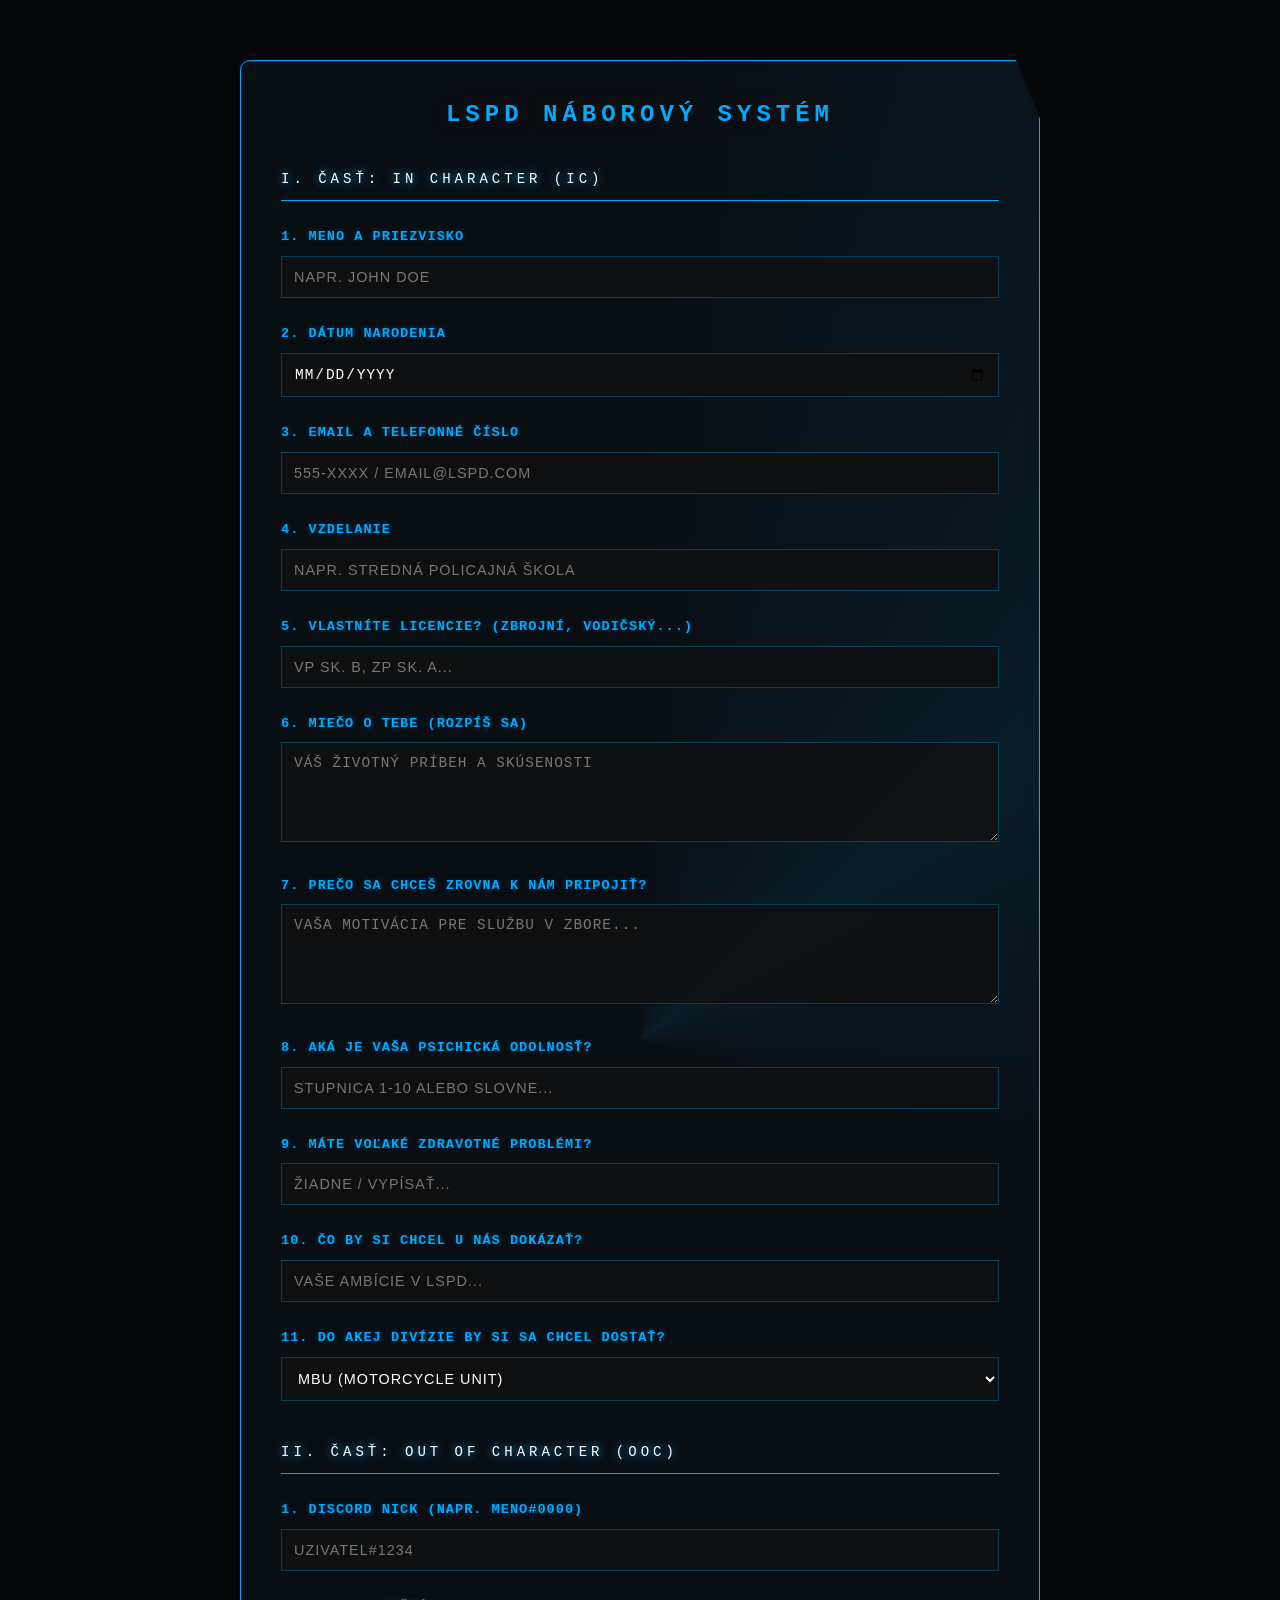
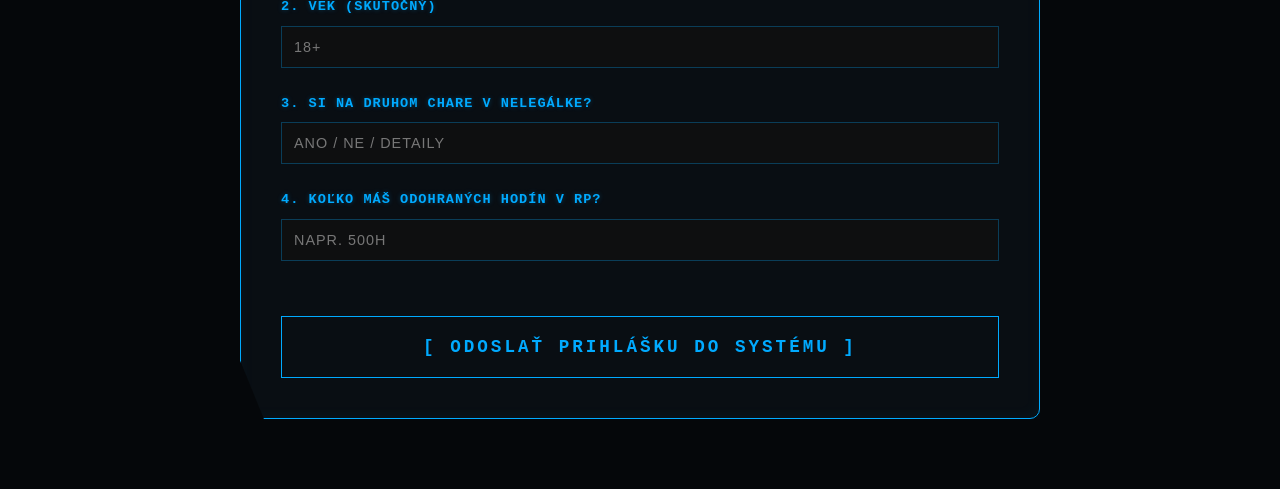
<file: formular.html>
<!DOCTYPE html>
<html lang="sk" style="background-color: #05070a;"> <head>
    <meta charset="UTF-8">
    <meta name="viewport" content="width=device-width, initial-scale=1.0">
    <title>LSPD | Oficiálna Prihláška</title>
    <link rel="stylesheet" href="style.css">
    <style>
        /* --- OPRAVA BIELEHO PREBLIKNUTIA --- */
        html, body {
            background: #05070a !important;
            color: #fff;
            margin: 0;
            padding: 0;
        }

        /* --- NOVÉ EFEKTY PRE FORMULÁR --- */
        body {
            font-family: 'Courier New', Courier, monospace;
            overflow-x: hidden;
            background-image: 
                linear-gradient(rgba(0, 170, 255, 0.05) 1px, transparent 1px),
                linear-gradient(90deg, rgba(0, 170, 255, 0.05) 1px, transparent 1px);
            background-size: 40px 40px;
        }

        body::after {
            content: "";
            position: fixed;
            top: 0; left: 0; width: 100%; height: 100%;
            background: url('https://upload.wikimedia.org/wikipedia/commons/7/76/1k_Noise_Texture.png');
            opacity: 0.03;
            pointer-events: none;
            z-index: 9999;
        }

        .card {
            background: rgba(10, 15, 20, 0.95) !important;
            border: 1px solid #00aaff !important;
            box-shadow: 0 0 30px rgba(0, 170, 255, 0.1), inset 0 0 15px rgba(0, 170, 255, 0.05);
            position: relative;
            overflow: hidden;
            padding: 40px;
            clip-path: polygon(0 0, 97% 0, 100% 3%, 100% 100%, 3% 100%, 0 97%);
            margin-top: 20px;
        }

        .card::before {
            content: "";
            position: absolute;
            top: -50%; left: -50%; width: 200%; height: 200%;
            background: conic-gradient(from 0deg, transparent, rgba(0, 170, 255, 0.1), transparent 30%);
            animation: radar-rotate 10s linear infinite;
            pointer-events: none;
            z-index: 0;
        }

        @keyframes radar-rotate {
            100% { transform: rotate(360deg); }
        }

        /* --- STYLING INPUTOV PODĽA SCREENSHOTU --- */
        input, textarea, select {
            width: 100%;
            padding: 12px;
            background: rgba(15, 15, 15, 0.8) !important;
            border: 1px solid rgba(0, 170, 255, 0.3) !important;
            color: #fff !important;
            transition: all 0.3s ease;
            position: relative;
            z-index: 1;
            box-sizing: border-box;
            text-transform: uppercase;
            font-size: 0.9rem;
            letter-spacing: 1px;
        }

        input:focus, textarea:focus, select:focus {
            background: rgba(0, 170, 255, 0.05) !important;
            border-color: #00aaff !important;
            box-shadow: 0 0 15px rgba(0, 170, 255, 0.4);
            outline: none;
        }

        select option {
            background: #0a0f14;
            color: #fff;
        }

        /* --- LOADER STYLING --- */
        #loader {
            position: fixed;
            top: 0; left: 0; width: 100%; height: 100%;
            background: #05070a;
            display: flex;
            justify-content: center;
            align-items: center;
            z-index: 10001;
            transition: opacity 0.5s;
        }
        #loader.hidden { opacity: 0; pointer-events: none; }

        .terminal-loader {
            text-align: center;
            color: #00aaff;
            font-family: monospace;
        }
        .spinner {
            width: 40px; height: 40px;
            border: 3px solid rgba(0, 170, 255, 0.1);
            border-top: 3px solid #00aaff;
            border-radius: 50%;
            animation: spin 1s linear infinite;
            margin: 0 auto 20px;
        }
        @keyframes spin { 100% { transform: rotate(360deg); } }

        .btn-terminal {
            background: transparent !important;
            border: 1px solid #00aaff !important;
            color: #00aaff !important;
            cursor: pointer;
            font-weight: bold;
            letter-spacing: 3px;
            transition: all 0.2s;
            position: relative;
            z-index: 2;
            text-transform: uppercase;
        }
        .btn-terminal:hover {
            background: #00aaff !important;
            color: #000 !important;
            box-shadow: 0 0 40px #00aaff;
            transform: skew(-2deg);
        }
        .form-group { margin-bottom: 25px; text-align: left; position: relative; z-index: 1; }
        label { display: block; color: #00aaff; margin-bottom: 8px; font-weight: bold; font-size: 0.85rem; letter-spacing: 1px; text-transform: uppercase; }
        .section-divider { border-bottom: 1px solid #00aaff; margin: 40px 0 25px 0; padding-bottom: 10px; color: #fff; text-transform: uppercase; letter-spacing: 4px; font-size: 1rem; text-shadow: 0 0 10px #00aaff; }
        
        #success-overlay {
            position: fixed;
            top: 0; left: 0; width: 100%; height: 100%;
            background: #000;
            z-index: 10000;
            display: none;
            flex-direction: column;
            align-items: center;
            justify-content: center;
            color: #00aaff;
            font-family: monospace;
        }
        .progress-bar-fill { height: 100%; background: #00aaff; width: 0%; transition: width 2s ease-in-out; box-shadow: 0 0 15px #00aaff; }
        .blink { animation: blinker 1s linear infinite; }
        @keyframes blinker { 50% { opacity: 0; } }
        @keyframes shake {
            0%, 100% { transform: translate(0,0); }
            20% { transform: translate(-2px, 2px); }
            40% { transform: translate(2px, -2px); }
        }
    </style>
</head>
<body style="display: flex; justify-content: center; padding: 40px 20px;">

    <div id="loader">
        <div class="terminal-loader">
            <div class="spinner"></div>
            <p>AUTENTIFIKÁCIA SYSTÉMU...</p>
            <span class="status" style="font-size: 0.7rem; opacity: 0.6;">PRIPÁJANIE K DATABÁZE LSPD...</span>
        </div>
    </div>

    <div id="success-overlay">
        <div class="terminal-text" style="width: 80%; max-width: 600px; border-left: 2px solid #00aaff; padding-left: 20px;">
            <p>> INICIALIZUJEM ŠIFROVANÉ SPOJENIE...</p>
            <p>> KOMPRIMUJEM DÁTA PRIHLÁŠKY...</p>
            <p id="upload-status">> ODOVZDÁVAM NA SERVER LSPD [HQ-LOS-SANTOS]...</p>
            <div style="width: 100%; height: 4px; background: rgba(0, 170, 255, 0.1); margin-top: 20px;">
                <div class="progress-bar-fill" id="pbar"></div>
            </div>
            <h2 style="margin-top: 30px; letter-spacing: 5px;" class="blink">PRÍSTUP SCHVÁLENÝ / ODOSLANÉ</h2>
        </div>
    </div>

    <div class="card" style="max-width: 800px; width: 100%;">
        <h1 style="color: #00aaff; text-align: center; letter-spacing: 5px; position: relative; z-index: 1; font-size: 1.5rem;">LSPD NÁBOROVÝ SYSTÉM</h1>
        
        <form id="lspd-form">
            <div class="section-divider">I. Časť: In Character (IC)</div>
            <div class="form-group">
                <label>1. Meno a Priezvisko</label>
                <input type="text" id="ic_name" required placeholder="napr. John Doe">
            </div>
            <div class="form-group">
                <label>2. Dátum Narodenia</label>
                <input type="date" id="ic_dob" required>
            </div>
            <div class="form-group">
                <label>3. Email a telefonné číslo</label>
                <input type="text" id="ic_contact" required placeholder="555-XXXX / email@lspd.com">
            </div>
            <div class="form-group">
                <label>4. Vzdelanie</label>
                <input type="text" id="ic_edu" required placeholder="napr. Stredná policajná škola">
            </div>
            <div class="form-group">
                <label>5. Vlastníte licencie? (Zbrojní, Vodičský...)</label>
                <input type="text" id="ic_lic" required placeholder="VP sk. B, ZP sk. A...">
            </div>
            <div class="form-group">
                <label>6. Miečo o Tebe (Rozpíš sa) </label>
                <textarea id="ic_about" rows="4" required placeholder="Váš životný príbeh a skúsenosti"></textarea>
            </div>
            <div class="form-group">
                <label>7. Prečo sa chceš zrovna k nám pripojiť?</label>
                <textarea id="ic_why" rows="3" required placeholder="Vaša motivácia pre službu v zbore..."></textarea>
            </div>
            <div class="form-group">
                <label>8. Aká je vaša psichická odolnosť?</label>
                <input type="text" id="ic_mental" required placeholder="Stupnica 1-10 alebo slovne...">
            </div>
            <div class="form-group">
                <label>9. Máte voľaké zdravotné problémi?</label>
                <input type="text" id="ic_health" placeholder="Žiadne / vypísať...">
            </div>
            <div class="form-group">
                <label>10. Čo by si chcel u nás dokázať?</label>
                <input type="text" id="ic_goal" required placeholder="Vaše ambície v LSPD...">
            </div>
            <div class="form-group">
                <label>11. Do akej divízie by si sa chcel dostať?</label>
                <select id="ic_div">
                    <option value="MBU (Motorcycle Unit)">MBU (Motorcycle Unit)</option>
                    <option value="S.W.A.T.">S.W.A.T.</option>
                    <option value="HSU (High Speed Unit)">HSU (High Speed Unit)</option>
                    <option value="GND (Gang and Narcotics)">GND (Gang and Narcotics)</option>
                    <option value="Detective Bureau">Detective Bureau</option>
                    <option value="FTO (Field Training Officer)">FTO (Field Training Officer)</option>
                </select>
            </div>

            <div class="section-divider">II. Časť: Out of Character (OOC)</div>
            <div class="form-group">
                <label>1. Discord Nick (napr. meno#0000)</label>
                <input type="text" id="ooc_discord" required placeholder="uzivatel#1234">
            </div>
            <div class="form-group">
                <label>2. Vek (Skutočný)</label>
                <input type="number" id="ooc_age" required placeholder="18+">
            </div>
            <div class="form-group">
                <label>3. Si na druhom chare v nelegálke?</label>
                <input type="text" id="ooc_illegal" required placeholder="Ano / Ne / Detaily">
            </div>
            <div class="form-group">
                <label>4. Koľko máš odohraných hodín v RP?</label>
                <input type="text" id="ooc_hours" required placeholder="napr. 500h">
            </div>

            <button type="submit" class="btn-terminal" style="width: 100%; padding: 20px; margin-top: 30px; font-size: 1.1rem;">
                [ ODOSLAŤ PRIHLÁŠKU DO SYSTÉMU ]
            </button>
        </form>
    </div>

<script>
    document.getElementById('lspd-form').addEventListener('submit', function(e) {
        e.preventDefault();
        
        const card = document.querySelector('.card');
        card.style.animation = "shake 0.4s";

        const webhookURL = "https://discord.com/api/webhooks/1488226726743113838/VybZiihRlcVHB8ZXM8zCQvEHOkz4jKal6EOFjFEf4iKi00TixszWBS6FjAoX8v1AeaCP";

        const payload = {
            username: "LSPD Systém | Nová Prihláška",
            embeds: [{
                title: "📄 NOVÁ ŽIADOSŤ O VSTUP DO LSPD",
                color: 43775,
                fields: [
                    { name: "🟦 I. ČASŤ: IN CHARACTER (IC)", value: "------------------------------------------", inline: false },
                    { name: "Meno a Priezvisko", value: document.getElementById('ic_name').value, inline: true },
                    { name: "Dátum narodenia", value: document.getElementById('ic_dob').value, inline: true },
                    { name: "Kontakt", value: document.getElementById('ic_contact').value, inline: true },
                    { name: "Vzdelanie", value: document.getElementById('ic_edu').value, inline: false },
                    { name: "Licencie", value: document.getElementById('ic_lic').value, inline: false },
                    { name: "Niečo o sebe", value: document.getElementById('ic_about').value, inline: false },
                    { name: "Prečo práve k nám?", value: document.getElementById('ic_why').value, inline: false },
                    { name: "Psychická odolnosť", value: document.getElementById('ic_mental').value, inline: true },
                    { name: "Zdravotné problémy", value: document.getElementById('ic_health').value || "Nie", inline: true },
                    { name: "Ciele v zbore", value: document.getElementById('ic_goal').value, inline: false },
                    { name: "Preferovaná divízia", value: document.getElementById('ic_div').value, inline: false },
                    { name: " ", value: " ", inline: false },
                    { name: "🟧 II. ČASŤ: OUT OF CHARACTER (OOC)", value: "------------------------------------------", inline: false },
                    { name: "Discord Nick", value: document.getElementById('ooc_discord').value, inline: true },
                    { name: "Reálny Vek", value: document.getElementById('ooc_age').value, inline: true },
                    { name: "Odehrané hodiny", value: document.getElementById('ooc_hours').value, inline: true },
                    { name: "Pôsobenie v nelegálke", value: document.getElementById('ooc_illegal').value, inline: false }
                ],
                footer: { text: "Odoslané z LSPD Web Portálu • " + new Date().toLocaleString() }
            }]
        };

        fetch(webhookURL, {
            method: 'POST',
            headers: { 'Content-Type': 'application/json' },
            body: JSON.stringify(payload)
        })
        .then(() => {
            const overlay = document.getElementById('success-overlay');
            overlay.style.display = 'flex';
            setTimeout(() => { document.getElementById('pbar').style.width = '100%'; }, 100);
            setTimeout(() => { window.location.href = "nábory.html"; }, 3500);
        })
        .catch(() => alert('CHYBA SYSTÉMU.'));
    });

    window.addEventListener('load', () => {
        setTimeout(() => { document.getElementById('loader').classList.add('hidden'); }, 1000);
    });
</script>
</body>
</html>
</file>
<file: style.css>
/* --- RESET --- */
* {
    margin: 0;
    padding: 0;
    box-sizing: border-box;
}

/* --- BODY --- */
body {
    font-family: Arial, Helvetica, sans-serif;
    background: #0b0b0b;
    color: #eaeaea;
}

/* --- CONTAINER --- */
.container {
    max-width: 1200px;
    margin: auto;
    padding: 40px 20px;
}

/* --- HERO BANNER --- */
.hero-banner {
    text-align: center;
    padding: 80px 20px;
    background: linear-gradient(to bottom, rgba(0,0,0,0.8), #0b0b0b);
    border-bottom: 1px solid rgba(0,170,255,0.2);
}

.hero-banner h1 {
    font-size: 32px;
    margin-bottom: 10px;
}

.subtitle {
    color: #00aaff;
    opacity: 0.8;
    letter-spacing: 2px;
}

/* --- TITLES --- */
.section-title {
    margin-bottom: 20px;
    font-size: 22px;
    border-left: 4px solid #00aaff;
    padding-left: 10px;
}

.accent-text {
    color: #00aaff;
    margin-bottom: 10px;
}

/* --- CARD --- */
.card {
    padding: 25px;
    margin-bottom: 30px;
    border-radius: 10px;
}

/* --- DIVISIONS --- */
.division-grid {
    display: grid;
    grid-template-columns: repeat(auto-fit, minmax(140px, 1fr));
    gap: 20px;
    margin-bottom: 40px;
}

.division-card {
    text-align: center;
    padding: 30px 10px;
    border-radius: 10px;
    font-weight: bold;
    letter-spacing: 2px;
    cursor: pointer;
}

/* --- BUTTONS --- */
button {
    font-family: inherit;
}

/* --- CAREER SECTION --- */
.career-section {
    text-align: center;
}

.career-section p {
    margin-bottom: 20px;
}

/* --- LEADERSHIP --- */
.leadership-list {
    display: flex;
    flex-direction: column;
    gap: 10px;
}

.leader-row {
    display: flex;
    justify-content: space-between;
    padding: 12px 15px;
    background: rgba(255,255,255,0.03);
    border-left: 3px solid #00aaff;
    font-size: 14px;
}

.rank-name {
    font-weight: bold;
    color: #ccc;
}

.stars {
    color: #00aaff;
}

.officer-name {
    color: #fff;
}

/* --- NAV FIX (aby obsah nebol pod navbarom) --- */
.main-content {
    padding-top: 20px;
}

/* --- SCROLLBAR --- */
::-webkit-scrollbar {
    width: 8px;
}

::-webkit-scrollbar-track {
    background: #0b0b0b;
}

::-webkit-scrollbar-thumb {
    background: #00aaff;
    border-radius: 10px;
}

/* --- INPUT PLACEHOLDER --- */
::placeholder {
    color: #777;
}

/* --- RESPONSIVE --- */
@media (max-width: 768px) {
    .nav-container {
        gap: 15px;
        flex-wrap: wrap;
    }

    .hero-banner h1 {
        font-size: 22px;
    }

    .section-title {
        font-size: 18px;
    }
}

/* ========================= */
/* === NABORY PAGE EXTRA === */
/* ========================= */

/* --- STATUS BAR --- */
.status-container {
    display: flex;
    justify-content: center;
    align-items: center;
    gap: 15px;
    padding: 15px;
    margin-top: 20px;
}

.status-text {
    color: #aaa;
    font-size: 14px;
    letter-spacing: 1px;
}

.status-badge {
    padding: 6px 15px;
    border: 1px solid #00aaff;
    color: #00aaff;
    font-weight: bold;
    font-size: 12px;
    letter-spacing: 2px;
    text-transform: uppercase;
    border-radius: 3px;
    animation: pulseGlow 2s infinite alternate;
}

@keyframes pulseGlow {
    from { box-shadow: 0 0 5px rgba(0,170,255,0.2); }
    to { box-shadow: 0 0 15px rgba(0,170,255,0.6); }
}

/* --- CLOSED STATUS (override už máš v HTML) --- */
.status-badge.closed {
    animation: pulseRed 1.5s infinite alternate;
}

@keyframes pulseRed {
    from { box-shadow: 0 0 5px rgba(255,68,68,0.2); }
    to { box-shadow: 0 0 20px rgba(255,68,68,0.6); }
}

/* --- FORM INFO BOX --- */
.card div {
    font-size: 14px;
    line-height: 1.6;
}

.card div p {
    margin-bottom: 8px;
}

/* --- CENTER CARD IMPROVE --- */
.container .card {
    border-radius: 12px;
}

/* --- BUTTON CENTER FIX --- */
.container button {
    margin-top: 10px;
}

/* ========================= */
/* === LOADER SYSTEM === */
/* ========================= */

#loader {
    position: fixed;
    top: 0;
    left: 0;
    width: 100%;
    height: 100%;
    background: #000;
    display: flex;
    justify-content: center;
    align-items: center;
    z-index: 99999;
    transition: opacity 0.5s ease;
}

#loader.hidden {
    opacity: 0;
    pointer-events: none;
}

/* TERMINAL LOADER */
.terminal-loader {
    text-align: center;
    color: #00aaff;
    font-family: monospace;
}

/* SPINNER */
.spinner {
    width: 50px;
    height: 50px;
    border: 2px solid rgba(0,170,255,0.2);
    border-top: 2px solid #00aaff;
    border-radius: 50%;
    margin: auto;
    margin-bottom: 20px;
    animation: spin 1s linear infinite;
}

@keyframes spin {
    from { transform: rotate(0deg); }
    to { transform: rotate(360deg); }
}

/* LOADER TEXT */
.terminal-loader p {
    margin-bottom: 10px;
    letter-spacing: 2px;
}

.terminal-loader .status {
    font-size: 12px;
    opacity: 0.7;
}

/* ========================= */
/* === EXTRA VISUAL BOOST === */
/* ========================= */

/* jemný grid efekt pozadia */
body::before {
    content: "";
    position: fixed;
    width: 100%;
    height: 100%;
    background-image: 
        linear-gradient(rgba(0,170,255,0.03) 1px, transparent 1px),
        linear-gradient(90deg, rgba(0,170,255,0.03) 1px, transparent 1px);
    background-size: 40px 40px;
    z-index: -1;
}

/* jemné glow pre sekcie */
.card {
    box-shadow: inset 0 0 10px rgba(0,170,255,0.05);
}

/* ========================= */
/* === FORMULAR PAGE === */
/* ========================= */

/* GLOBAL FORM LAYOUT */
body {
    min-height: 100vh;
}

/* FORM CARD FIX */
.card form {
    position: relative;
    z-index: 2;
}

/* --- INPUT HOVER EFFECT --- */
input:hover, textarea:hover, select:hover {
    border-color: rgba(0, 170, 255, 0.6) !important;
}

/* --- TEXTAREA --- */
textarea {
    resize: vertical;
    min-height: 100px;
}

/* --- SELECT DROPDOWN FIX --- */
select {
    cursor: pointer;
}

/* --- LABEL GLOW --- */
label {
    text-shadow: 0 0 5px rgba(0,170,255,0.3);
}

/* --- FORM GROUP ANIMATION --- */
.form-group {
    transition: all 0.2s ease;
}

.form-group:focus-within {
    transform: scale(1.02);
}

/* --- SECTION DIVIDER ENHANCED --- */
.section-divider {
    position: relative;
}

.section-divider::after {
    content: "";
    position: absolute;
    bottom: -1px;
    left: 0;
    width: 0%;
    height: 2px;
    background: #00aaff;
    animation: dividerScan 2s infinite;
}

@keyframes dividerScan {
    0% { width: 0%; left: 0; }
    50% { width: 100%; left: 0; }
    100% { width: 0%; left: 100%; }
}

/* --- SUBMIT BUTTON EXTRA EFFECT --- */
.btn-terminal {
    overflow: hidden;
}

.btn-terminal::before {
    content: "";
    position: absolute;
    top: 0;
    left: -100%;
    width: 100%;
    height: 100%;
    background: linear-gradient(90deg, transparent, rgba(0,170,255,0.4), transparent);
    transition: 0.5s;
}

.btn-terminal:hover::before {
    left: 100%;
}

/* --- SUCCESS OVERLAY TEXT --- */
#success-overlay h2 {
    text-shadow: 0 0 15px #00aaff;
}

/* --- PROGRESS BAR CONTAINER --- */
#success-overlay div div {
    border-radius: 5px;
    overflow: hidden;
}

/* --- TERMINAL TEXT EFFECT --- */
.terminal-text p {
    margin: 5px 0;
    font-size: 14px;
    opacity: 0.9;
}

/* typing efekt (optional feel) */
.terminal-text p::after {
    content: "_";
    animation: blinkCursor 1s infinite;
}

@keyframes blinkCursor {
    0%, 50%, 100% { opacity: 1; }
    25%, 75% { opacity: 0; }
}

/* --- FORM SHAKE SMOOTHER --- */
@keyframes shakeSmooth {
    0% { transform: translateX(0); }
    25% { transform: translateX(-3px); }
    50% { transform: translateX(3px); }
    75% { transform: translateX(-2px); }
    100% { transform: translateX(0); }
}

/* --- RESPONSIVE FORM --- */
@media (max-width: 768px) {
    .card {
        padding: 25px !important;
    }

    h1 {
        font-size: 1.2rem !important;
    }

    .section-divider {
        font-size: 0.9rem;
        letter-spacing: 2px;
    }

    input, textarea, select {
        font-size: 0.8rem;
    }

    .btn-terminal {
        font-size: 0.9rem;
        padding: 15px !important;
    }
}

/* ========================= */
/* === VOLACKY PAGE === */
/* ========================= */

/* --- GLOBAL SMOOTH --- */
body {
    scroll-behavior: smooth;
}

/* --- NAVBAR IMPROVE --- */
.navbar {
    transition: all 0.3s ease;
}

.navbar.scrolled {
    background: rgba(0,0,0,0.95);
    box-shadow: 0 10px 40px rgba(0,0,0,0.9);
}

/* --- NAV LINKS ANIMATION --- */
.nav-links a {
    overflow: hidden;
}

.nav-links a::before {
    content: "";
    position: absolute;
    width: 100%;
    height: 100%;
    top: 0;
    left: -100%;
    background: linear-gradient(90deg, transparent, rgba(0,170,255,0.2), transparent);
    transition: 0.4s;
}

.nav-links a:hover::before {
    left: 100%;
}

/* ========================= */
/* === HEADER / TITLE === */
/* ========================= */

h1 {
    animation: titleFade 1.2s ease;
}

@keyframes titleFade {
    from { opacity: 0; transform: translateY(-20px); }
    to { opacity: 1; transform: translateY(0); }
}

/* ========================= */
/* === LEGENDA === */
/* ========================= */

.legenda {
    animation: fadeIn 1.5s ease;
}

.legenda span {
    position: relative;
}

.legenda span b {
    animation: pulseText 2s infinite alternate;
}

@keyframes pulseText {
    from { text-shadow: 0 0 5px rgba(0,170,255,0.4); }
    to { text-shadow: 0 0 20px rgba(0,170,255,1); }
}

/* ========================= */
/* === VOLACKY TABLE === */
/* ========================= */

.volacky-card {
    transition: all 0.4s ease;
}

.volacky-card:hover {
    box-shadow: 0 40px 80px rgba(0,0,0,1), 0 0 30px rgba(0,170,255,0.1);
}

/* --- ROW ANIMATION --- */
.volacka-row {
    position: relative;
}

.volacka-row::before {
    content: "";
    position: absolute;
    left: 0;
    top: 0;
    width: 0%;
    height: 100%;
    background: linear-gradient(90deg, rgba(0,170,255,0.15), transparent);
    transition: 0.3s;
    z-index: 0;
}

.volacka-row:hover::before {
    width: 100%;
}

/* --- TEXT ABOVE EFFECT --- */
.volacka-row * {
    position: relative;
    z-index: 1;
}

/* --- ID GLOW --- */
.volacka-id {
    text-shadow: 0 0 10px rgba(0,170,255,0.5);
}

/* --- OFFICER NAME EDIT MODE --- */
.officer-name {
    transition: all 0.2s ease;
}

.officer-name[contenteditable="true"]:focus {
    background: rgba(0,170,255,0.1) !important;
    box-shadow: 0 0 15px rgba(0,170,255,0.5);
}

/* ========================= */
/* === DIVIDER === */
/* ========================= */

.divider {
    overflow: hidden;
}

.divider::before {
    content: "";
    position: absolute;
    width: 100%;
    height: 1px;
    background: linear-gradient(90deg, transparent, #00aaff, transparent);
    animation: dividerMove 3s infinite linear;
}

@keyframes dividerMove {
    from { transform: translateX(-100%); }
    to { transform: translateX(100%); }
}

/* ========================= */
/* === MODALS === */
/* ========================= */

.overlay-page {
    animation: modalFade 0.3s ease;
}

@keyframes modalFade {
    from { opacity: 0; }
    to { opacity: 1; }
}

/* --- AUTH BOX --- */
.auth-box {
    animation: popIn 0.4s ease;
}

@keyframes popIn {
    from { transform: scale(0.9); opacity: 0; }
    to { transform: scale(1); opacity: 1; }
}

/* --- INPUT EFFECT --- */
.terminal-input {
    transition: all 0.3s ease;
}

.terminal-input:hover {
    border-color: rgba(0,170,255,0.5);
}

/* ========================= */
/* === ADMIN BUTTON === */
/* ========================= */

#adminPanelTrigger {
    position: fixed;
}

#adminPanelTrigger::after {
    content: "";
    position: absolute;
    inset: 0;
    border-radius: 12px;
    box-shadow: 0 0 30px rgba(255,204,0,0.3);
    opacity: 0;
    transition: 0.3s;
}

#adminPanelTrigger:hover::after {
    opacity: 1;
}

/* ========================= */
/* === SCROLLBAR === */
/* ========================= */

::-webkit-scrollbar {
    width: 8px;
}

::-webkit-scrollbar-track {
    background: #050505;
}

::-webkit-scrollbar-thumb {
    background: #00aaff;
    border-radius: 10px;
}

/* ========================= */
/* === RESPONSIVE === */
/* ========================= */

@media (max-width: 768px) {
    .navbar {
        padding: 0 15px;
    }

    .nav-links a {
        padding: 15px 10px;
        font-size: 0.6rem;
    }

    .container {
        padding: 140px 10px 60px;
    }

    .volacka-id {
        width: 100px;
        font-size: 0.9rem;
    }

    .volacka-tag {
        width: 60px;
        font-size: 0.7rem;
    }

    .auth-box {
        width: 90%;
        padding: 30px;
    }

    #adminPanelTrigger {
        bottom: 20px;
        right: 20px;
        padding: 15px 25px;
        font-size: 0.7rem;
    }
}

/* ========================= */
/* === GLOBAL === */
/* ========================= */

body {
    background: radial-gradient(circle at top, #0a192f, #020408);
}

/* ========================= */
/* === NAVBAR UPGRADE === */
/* ========================= */

.navbar {
    backdrop-filter: blur(10px);
    box-shadow: 0 10px 40px rgba(0,0,0,0.8);
}

.nav-links a {
    position: relative;
    overflow: hidden;
}

.nav-links a::before {
    content: "";
    position: absolute;
    inset: 0;
    left: -100%;
    background: linear-gradient(90deg, transparent, rgba(0,170,255,0.2), transparent);
    transition: 0.4s;
}

.nav-links a:hover::before {
    left: 100%;
}

/* ========================= */
/* === TITLE EFFECT === */
/* ========================= */

h1 {
    text-shadow: 0 0 20px rgba(0,170,255,0.2);
    animation: titleFade 1s ease;
}

@keyframes titleFade {
    from { opacity: 0; transform: translateY(-20px); }
    to { opacity: 1; transform: translateY(0); }
}

/* ========================= */
/* === TEST CARDS === */
/* ========================= */

.test-card-link {
    background: linear-gradient(145deg, #0a0e14, #05080c);
    border: 1px solid #111;
    transition: all 0.3s ease;
}

.test-card-link:hover {
    border-color: var(--primary);
    box-shadow: 0 10px 40px rgba(0,170,255,0.2);
}

/* glow line */
.test-card-link::after {
    content: "";
    position: absolute;
    bottom: 0;
    left: 0;
    height: 2px;
    width: 0%;
    background: var(--primary);
    transition: 0.3s;
}

.test-card-link:hover::after {
    width: 100%;
}

/* ========================= */
/* === INPUTS === */
/* ========================= */

.terminal-input:hover {
    border-color: rgba(0,170,255,0.4) !important;
}

/* ========================= */
/* === BUTTONS === */
/* ========================= */

.btn {
    position: relative;
    overflow: hidden;
}

.btn::before {
    content: "";
    position: absolute;
    left: -100%;
    top: 0;
    width: 100%;
    height: 100%;
    background: linear-gradient(90deg, transparent, rgba(255,255,255,0.2), transparent);
    transition: 0.4s;
}

.btn:hover::before {
    left: 100%;
}

/* ========================= */
/* === TIMER === */
/* ========================= */

#timer {
    box-shadow: 0 0 20px rgba(255,68,34,0.3);
    animation: pulseTimer 1.5s infinite alternate;
}

@keyframes pulseTimer {
    from { box-shadow: 0 0 10px rgba(255,68,34,0.2); }
    to { box-shadow: 0 0 25px rgba(255,68,34,0.6); }
}

/* ========================= */
/* === TEST QUESTIONS === */
/* ========================= */

#testContent > div {
    transition: all 0.2s ease;
}

#testContent > div:hover {
    transform: scale(1.01);
    border-color: var(--primary) !important;
}

/* ========================= */
/* === ADMIN PANEL === */
/* ========================= */

#adminPanel {
    animation: fadeIn 0.5s ease;
}

.admin-test-item {
    transition: 0.2s;
}

.admin-test-item:hover {
    background: rgba(0,170,255,0.05);
    transform: translateX(5px);
}

/* ========================= */
/* === MODALS === */
/* ========================= */

.modal-card {
    box-shadow: 0 0 40px rgba(0,170,255,0.1), 0 30px 80px rgba(0,0,0,1);
}

/* ========================= */
/* === NOTIFICATION === */
/* ========================= */

#sysNotify {
    border-radius: 10px;
}

#sysNotify.show {
    box-shadow: 0 0 30px rgba(0,255,136,0.2);
}

/* ========================= */
/* === SCROLLBAR === */
/* ========================= */

::-webkit-scrollbar {
    width: 8px;
}

::-webkit-scrollbar-track {
    background: #020408;
}

::-webkit-scrollbar-thumb {
    background: var(--primary);
    border-radius: 10px;
}

/* ========================= */
/* === MOBILE === */
/* ========================= */

@media (max-width: 768px) {
    .navbar {
        grid-template-columns: 1fr;
        height: auto;
        padding: 20px;
        gap: 10px;
    }

    .nav-links {
        flex-wrap: wrap;
        justify-content: center;
    }

    .container {
        padding: 120px 10px;
    }

    .test-card-link {
        padding: 20px;
    }
}

/* ========================= */
/* === GLOBAL ENHANCEMENTS === */
/* ========================= */

body {
    background: radial-gradient(circle at top, #0f172a, #020408);
}

/* jemný glow na text */
h1, h2 {
    text-shadow: 0 0 20px rgba(249,115,22,0.15);
}

/* ========================= */
/* === NAVBAR === */
/* ========================= */

nav {
    backdrop-filter: blur(12px);
    border-bottom: 1px solid rgba(249,115,22,0.2);
    box-shadow: 0 10px 40px rgba(0,0,0,0.6);
}

/* ========================= */
/* === BUTTONS === */
/* ========================= */

button {
    position: relative;
    overflow: hidden;
}

button::before {
    content: "";
    position: absolute;
    left: -100%;
    top: 0;
    width: 100%;
    height: 100%;
    background: linear-gradient(90deg, transparent, rgba(255,255,255,0.2), transparent);
    transition: 0.4s;
}

button:hover::before {
    left: 100%;
}

/* ========================= */
/* === CARDS (DOCUMENTS) === */
/* ========================= */

.group {
    transition: all 0.3s ease;
}

.group:hover {
    transform: translateY(-5px) scale(1.01);
    box-shadow: 0 20px 60px rgba(249,115,22,0.15);
}

/* hover border glow */
.group:hover {
    border-color: #f97316 !important;
}

/* ========================= */
/* === SEARCH INPUT === */
/* ========================= */

input:focus, textarea:focus {
    box-shadow: 0 0 15px rgba(249,115,22,0.3);
}

/* ========================= */
/* === SIDEBAR === */
/* ========================= */

.sidebar-online {
    transition: 0.3s;
}

.sidebar-online:hover {
    box-shadow: 0 0 40px rgba(249,115,22,0.15);
}

/* ========================= */
/* === ONLINE USERS === */
/* ========================= */

.sidebar-online .flex:hover {
    background: rgba(249,115,22,0.05);
    transform: translateX(5px);
}

/* ========================= */
/* === MODALS === */
/* ========================= */

.modal-card,
.bg-white.dark\:bg-slate-900 {
    box-shadow: 0 0 50px rgba(0,0,0,0.8), 0 0 20px rgba(249,115,22,0.1);
}

/* ========================= */
/* === DOCUMENT VIEW === */
/* ========================= */

.watermark {
    letter-spacing: 10px;
    text-shadow: 0 0 30px rgba(255,255,255,0.05);
}

/* ========================= */
/* === SCROLLBAR === */
/* ========================= */

::-webkit-scrollbar {
    width: 8px;
}

::-webkit-scrollbar-track {
    background: #020408;
}

::-webkit-scrollbar-thumb {
    background: #f97316;
    border-radius: 10px;
}

/* ========================= */
/* === ANIMATIONS === */
/* ========================= */

.orange-gradient {
    position: relative;
    overflow: hidden;
}

.orange-gradient::after {
    content: "";
    position: absolute;
    inset: 0;
    background: linear-gradient(120deg, transparent, rgba(255,255,255,0.2), transparent);
    opacity: 0;
    transition: 0.3s;
}

.orange-gradient:hover::after {
    opacity: 1;
}

/* ========================= */
/* === ADMIN DUTY GLOW === */
/* ========================= */

.pulse-admin {
    text-shadow: 0 0 10px rgba(239,68,68,0.8);
}

/* ========================= */
/* === EMERGENCY MODE === */
/* ========================= */

.emergency-gradient {
    box-shadow: 0 0 30px rgba(220,38,38,0.6);
}

/* ========================= */
/* === FORM ENHANCEMENTS === */
/* ========================= */

input, textarea, select {
    transition: all 0.2s ease;
}

input:hover, textarea:hover {
    border-color: rgba(249,115,22,0.4) !important;
}

/* ========================= */
/* === MOBILE === */
/* ========================= */

@media (max-width: 768px) {

    nav {
        flex-direction: column;
        gap: 10px;
    }

    h1 {
        font-size: 2rem !important;
    }

    .sidebar-online {
        display: none !important;
    }

    main {
        margin-left: 0 !important;
    }
}

#lockScreen {
    z-index: 0 !important;
}
</file>
